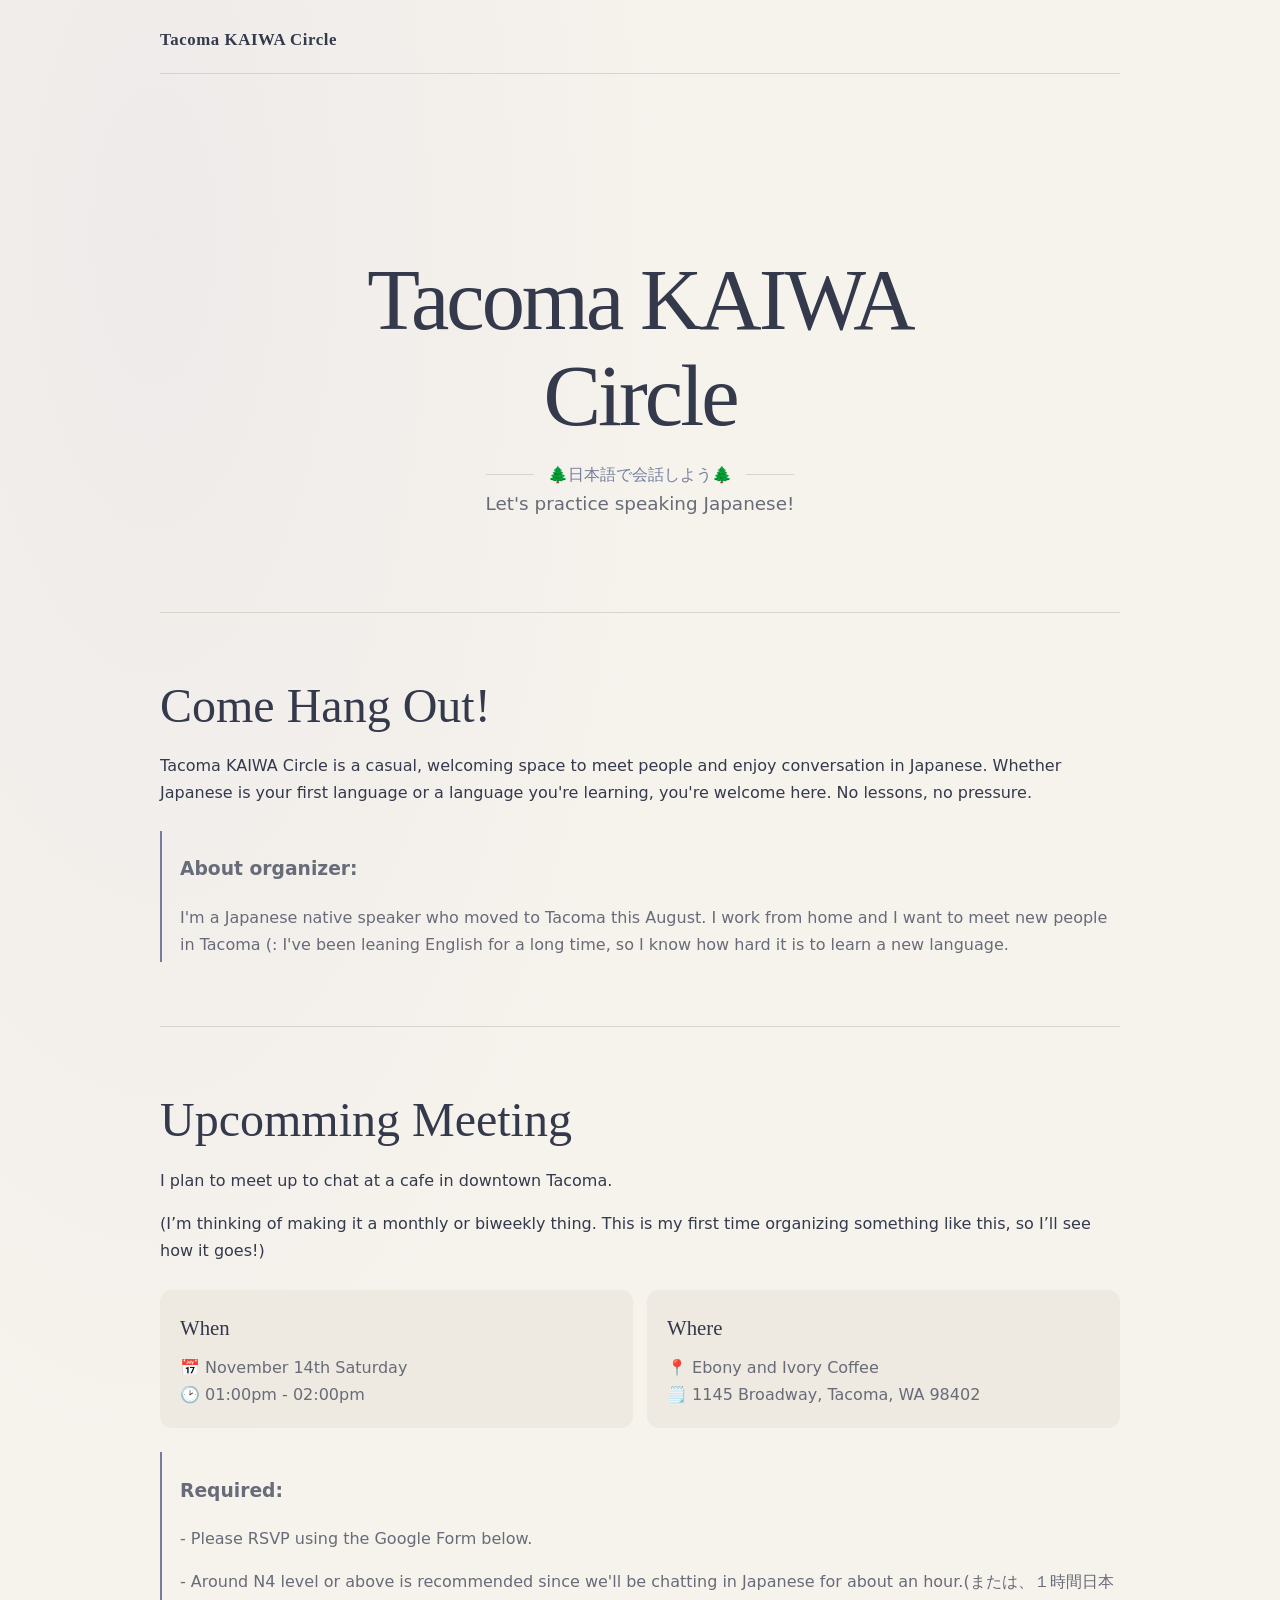
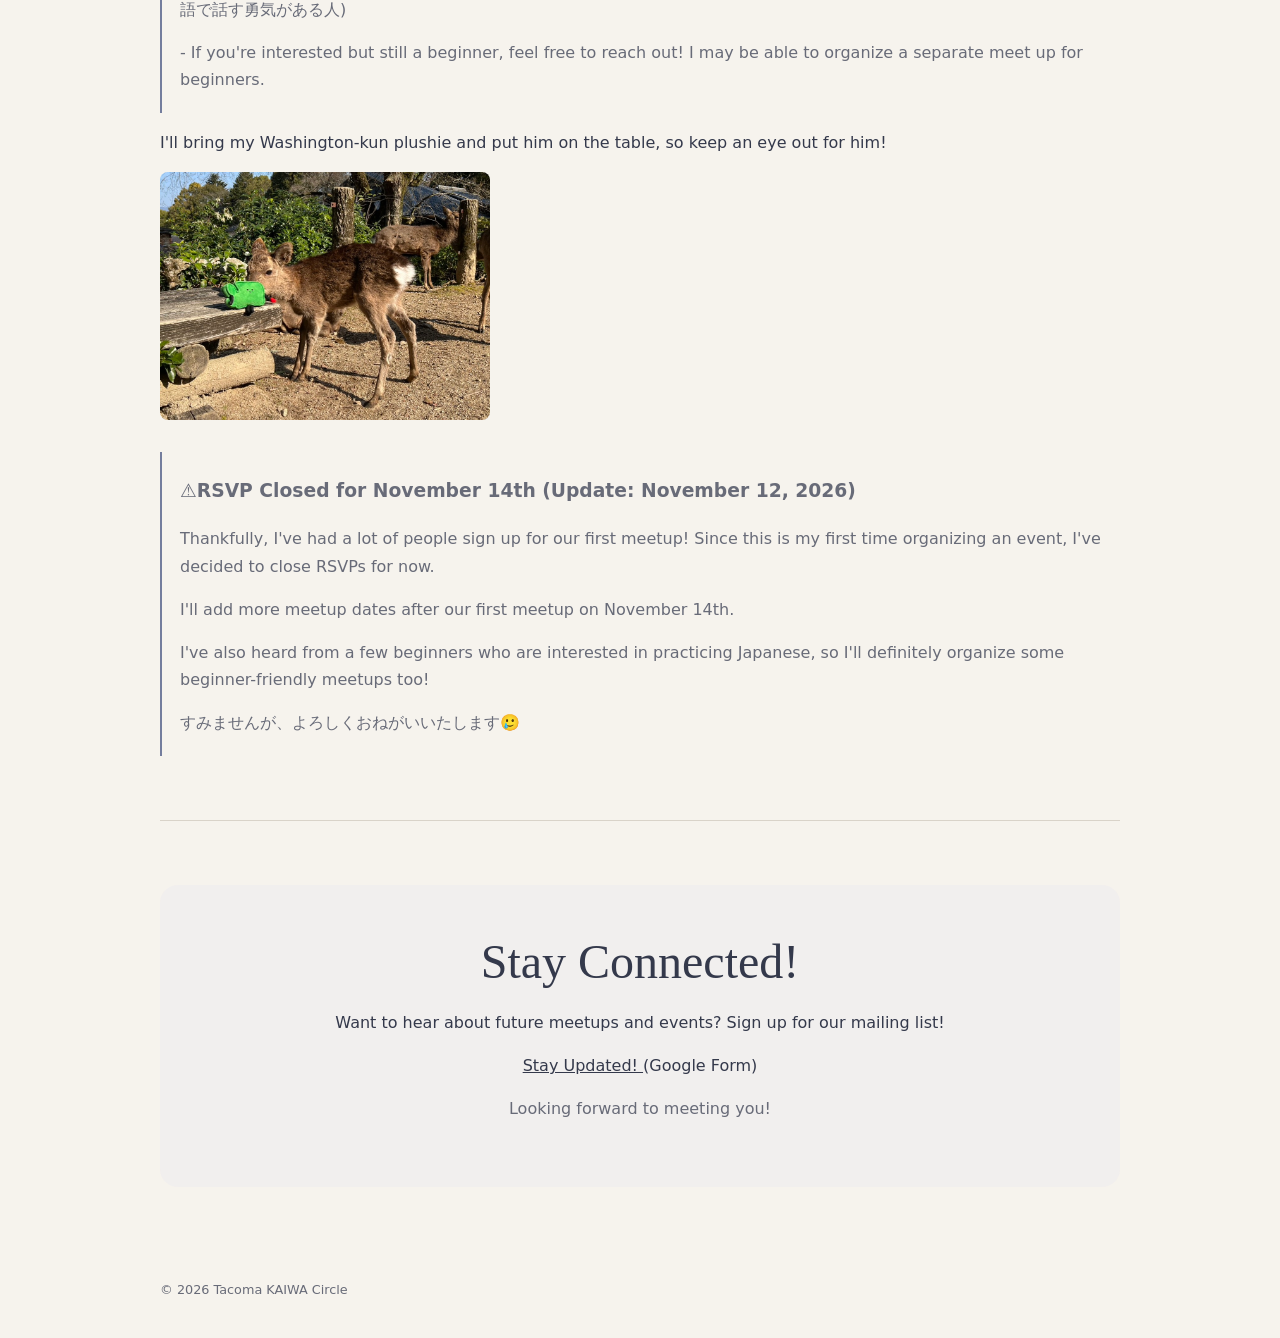
<file: index.html>
<!doctype html>
<html lang="en">
<head>
  <meta charset="utf-8">
  <meta name="viewport" content="width=device-width, initial-scale=1">
  <meta name="description" content="Join Tacoma KAIWA Circle, a friendly Japanese conversation group in downtown Tacoma, WA. Practice Japanese, meet new people, and enjoy casual conversations.">
  <meta name="theme-color" content="#f6f3ed">
  <title>Tacoma KAIWA Circle | Japanese Conversation in Tacoma</title>
  <link rel="stylesheet" href="css/base.css">
  <link rel="stylesheet" href="css/header.css">
  <link rel="stylesheet" href="css/main.css">
  <link rel="stylesheet" href="css/footer.css">
  <link rel="stylesheet" href="css/responsive.css">
  <link rel="icon" type="image/svg+xml" href="./favicon.svg">
  <script src="js/main.js" defer></script>
</head>
<body>
  <header class="site-header">
    <div class="container header-inner">
      <a class="brand" href="#" aria-label="Tacoma KAIWA Circle home">Tacoma KAIWA Circle</a>
      <nav class="site-nav" aria-label="Main navigation">
      </nav>
    </div>
  </header>

  <main class="site-main">
    <div class="container">
      <section class="hero">
        <h1>Tacoma KAIWA<br>Circle</h1>
        <div class="ornament" aria-hidden="true">🌲日本語で会話しよう🌲</div>
        <p class="hero-tagline">Let's practice speaking Japanese!</p>
      </section>

      <section class="content-section" id="about">
        <h2>Come Hang Out!</h2>
        <p class="">
          Tacoma KAIWA Circle is a casual, welcoming space to meet people and enjoy
          conversation in Japanese. Whether Japanese is your first language or a
          language you're learning, you're welcome here. No lessons, no pressure.
        </p>
        <div class="notice">
          <h3>About organizer:</h3>
          I'm a Japanese native speaker who moved to Tacoma this August. I work from home and I want to meet new people in Tacoma (: I've been leaning English for a long time, so I know how hard it is to learn a new language.
        </div>
      </section>

      <section class="content-section" id="gatherings">
        <h2>Upcomming Meeting</h2>
        <p class="">
          I plan to meet up to chat at a cafe in downtown Tacoma.
        </p>
        <p>
          (I’m thinking of making it a monthly or biweekly thing. This is my first time organizing something like this, so I’ll see how it goes!)
        </p>
        <div class="details-grid">
          <div class="detail-card">
            <h3>When</h3>
            <p>📅 November 14th Saturday</p>
            <p>🕑 01:00pm - 02:00pm </p>
          </div>
          <div class="detail-card">
            <h3>Where</h3>
            <p>📍 Ebony and Ivory Coffee</p>
            <p>🗒️ 1145 Broadway, Tacoma, WA 98402</p>
          </div>
        </div>
        <div class="notice">
          <h3>Required:</h3>
          <p>- Please RSVP using the Google Form below.</p>
          <p>- Around N4 level or above is recommended since we'll be chatting in Japanese for about an hour.(または、１時間日本語で話す勇気がある人)</p>
          <p>- If you're interested but still a beginner, feel free to reach out! I may be able to organize a separate meet up for beginners.</p>
        </div>
        <p>I'll bring my Washington-kun plushie and put him on the table, so keep an eye out for him!</p>
        <img
          src="images/washington-kun.jpg"
          alt="Washington-kun plushie"
          class="washington-kun"
        >
        <div class="notice">
          <h3>⚠️RSVP Closed for November 14th (Update: November 12, 2026)</h3>
          <p>
            Thankfully, I've had a lot of people sign up for our first meetup!
            Since this is my first time organizing an event, I've decided to close
            RSVPs for now.
          </p>
          <p>
            I'll add more meetup dates after our first meetup on November 14th.
          </p>
          <p>
            I've also heard from a few beginners who are interested in practicing
            Japanese, so I'll definitely organize some beginner-friendly meetups too!
          </p>
          <p>すみませんが、よろしくおねがいいたします🥲</p>
        </div>
      </section>

      <section class="content-section" id="contact">
        <div class="contact-panel">
          <h2>Stay Connected!</h2>
          <p>
            Want to hear about future meetups and events? Sign up for our mailing list!
          </p>
            <a href="https://forms.gle/n465kD8Rgi2hZqXk6" target="_blank" rel="noopener noreferrer">
              Stay Updated!
            </a>
            (Google Form)

            <p>Looking forward to meeting you!</p>
        </div>
      </section>
    </div>
  </main>

  <footer class="site-footer">
    <div class="container footer-inner">
      <span>© <span id="year"></span> Tacoma KAIWA Circle</span>
    </div>
  </footer>
</body>
</html>
</file>
<file: css/base.css>
:root {
  --color-paper: #f6f3ed;
  --color-paper-deep: #eee9e1;
  --color-ink: #34394b;
  --color-muted: #686b78;
  --color-blue: #747d9d;
  --color-blue-dark: #58627f;
  --color-line: #d9d3c9;
  --color-white: #fffefa;

  --font-serif: Georgia, "Times New Roman", serif;
  --font-sans: system-ui, -apple-system, BlinkMacSystemFont, "Segoe UI", sans-serif;

  --content-width: 960px;
}

* {
  box-sizing: border-box;
}

html {
  scroll-behavior: smooth;
}

body {
  margin: 0;
  color: var(--color-ink);
  background:
    radial-gradient(ellipse at 12% 8%, rgba(208, 204, 222, .22), transparent 32rem),
    var(--color-paper);
  font-family: var(--font-sans);
  line-height: 1.7;
}

a {
  color: inherit;
}

.container {
  width: min(100% - 40px, var(--content-width));
  margin-inline: auto;
}
</file>
<file: css/header.css>
.site-header {
  padding-block: 26px;
}

.header-inner {
  display: flex;
  justify-content: space-between;
  align-items: center;
  gap: 20px;
  padding-bottom: 18px;
  border-bottom: 1px solid var(--color-line);
}

.brand {
  font-family: var(--font-serif);
  font-size: 1.05rem;
  font-weight: 600;
  letter-spacing: .035em;
  text-decoration: none;
}

.site-nav {
  display: flex;
  gap: 22px;
  font-size: .88rem;
}

.site-nav a {
  color: var(--color-muted);
  text-decoration: none;
}

.site-nav a:hover {
  color: var(--color-blue-dark);
}
</file>
<file: css/main.css>
.hero {
  padding-block: clamp(72px, 12vw, 132px) 92px;
  text-align: center;
}

.eyebrow,
.section-label {
  color: var(--color-blue-dark);
  font-size: .72rem;
  font-weight: 650;
  letter-spacing: .19em;
  text-transform: uppercase;
}

.hero h1 {
  margin: 20px 0 16px;
  font-family: var(--font-serif);
  font-size: clamp(2.7rem, 8vw, 5.4rem);
  font-weight: 500;
  letter-spacing: -.035em;
  line-height: 1.12;
}

.ornament {
  display: flex;
  align-items: center;
  justify-content: center;
  gap: 14px;
  margin-inline: auto;
  color: var(--color-blue);
  font-family: var(--font-serif);
}

.ornament::before,
.ornament::after {
  width: 48px;
  height: 1px;
  background: var(--color-line);
  content: "";
}

.hero-tagline {
  margin: 0 auto;
  color: var(--color-muted);
  font-size: clamp(1rem, 2.5vw, 1.15rem);
}

.hero-tagline-jp {
  margin: 12px auto 0;
  color: var(--color-blue-dark);
  font-family: var(--font-serif);
}

.button {
  display: inline-block;
  margin-top: 30px;
  padding: 12px 25px;
  border: 1px solid var(--color-blue);
  border-radius: 999px;
  color: white;
  background: var(--color-blue);
  font-size: .9rem;
  text-decoration: none;
  transition: background .2s, transform .2s;
}

.button:hover {
  transform: translateY(-1px);
  background: var(--color-blue-dark);
}

.content-section {
  padding-block: 64px;
  border-top: 1px solid var(--color-line);
}

.section-label {
  margin-bottom: 10px;
}

.content-section h2 {
  margin: 0 0 18px;
  font-family: var(--font-serif);
  font-size: clamp(2rem, 5vw, 3rem);
  font-weight: 500;
  line-height: 1.2;
}

.intro {
  max-width: 680px;
  color: var(--color-muted);
}

.welcome-grid {
  display: grid;
  grid-template-columns: repeat(2, minmax(0, 1fr));
  gap: 32px;
  margin-top: 30px;
  padding: clamp(24px, 5vw, 42px);
  border: 1px solid var(--color-line);
  border-radius: 18px;
  background: rgba(255, 254, 250, .72);
}

.welcome-card h3,
.detail-card h3 {
  margin: 0 0 8px;
  font-family: var(--font-serif);
  font-size: 1.3rem;
  font-weight: 500;
}

.welcome-card p,
.detail-card p {
  margin: 0;
  color: var(--color-muted);
}

.details-grid {
  display: grid;
  grid-template-columns: repeat(2, minmax(0, 1fr));
  gap: 14px;
  margin-top: 26px;
}

.detail-card {
  padding: 20px;
  border-radius: 12px;
  background: var(--color-paper-deep);
}

.notice {
  margin-top: 24px;
  padding: 4px 0 4px 18px;
  border-left: 2px solid var(--color-blue);
  color: var(--color-muted);
}

.contact-panel {
  padding: 48px 24px;
  border-radius: 18px;
  background: rgba(231, 229, 237, .35);
  text-align: center;
}

.contact-panel p:last-child {
  max-width: 540px;
  margin-inline: auto;
  color: var(--color-muted);
}

.washington-kun {
  width: 330px;
  height: auto;
  object-fit: contain;
  flex-shrink: 0;
  border-radius: 8px;
}
</file>
<file: css/footer.css>
.site-footer {
  padding-block: 28px 38px;
  color: var(--color-muted);
  font-size: .8rem;
}

.footer-inner {
  display: flex;
  justify-content: space-between;
  gap: 15px;
  flex-wrap: wrap;
}
</file>
<file: css/responsive.css>
@media (max-width: 640px) {
  .container {
    width: min(100% - 32px, var(--content-width));
  }

  .header-inner {
    align-items: flex-start;
    flex-direction: column;
  }

  .site-nav {
    gap: 17px;
    flex-wrap: wrap;
  }

  .hero {
    padding-block: 76px 72px;
  }

  .content-section {
    padding-block: 48px;
  }

  .welcome-grid,
  .details-grid {
    grid-template-columns: 1fr;
  }

  .footer-inner {
    flex-direction: column;
  }
}
</file>
